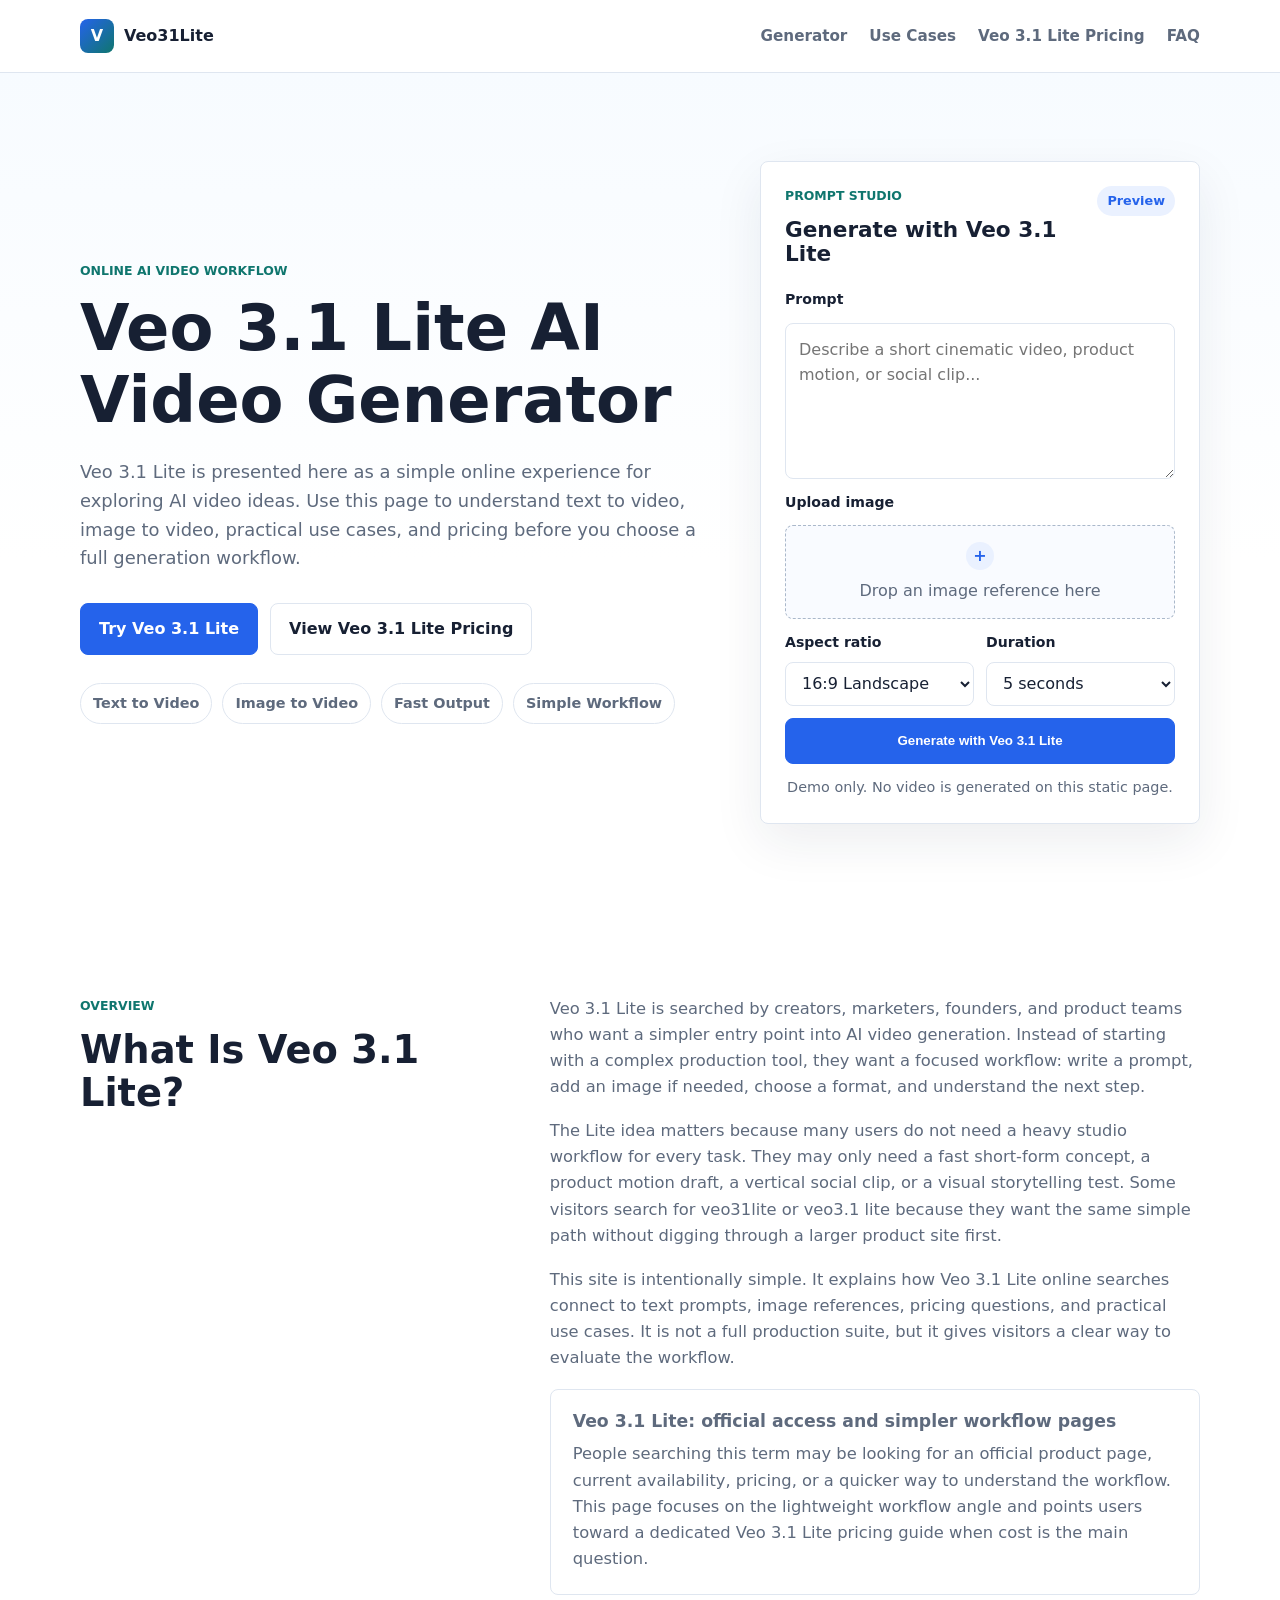
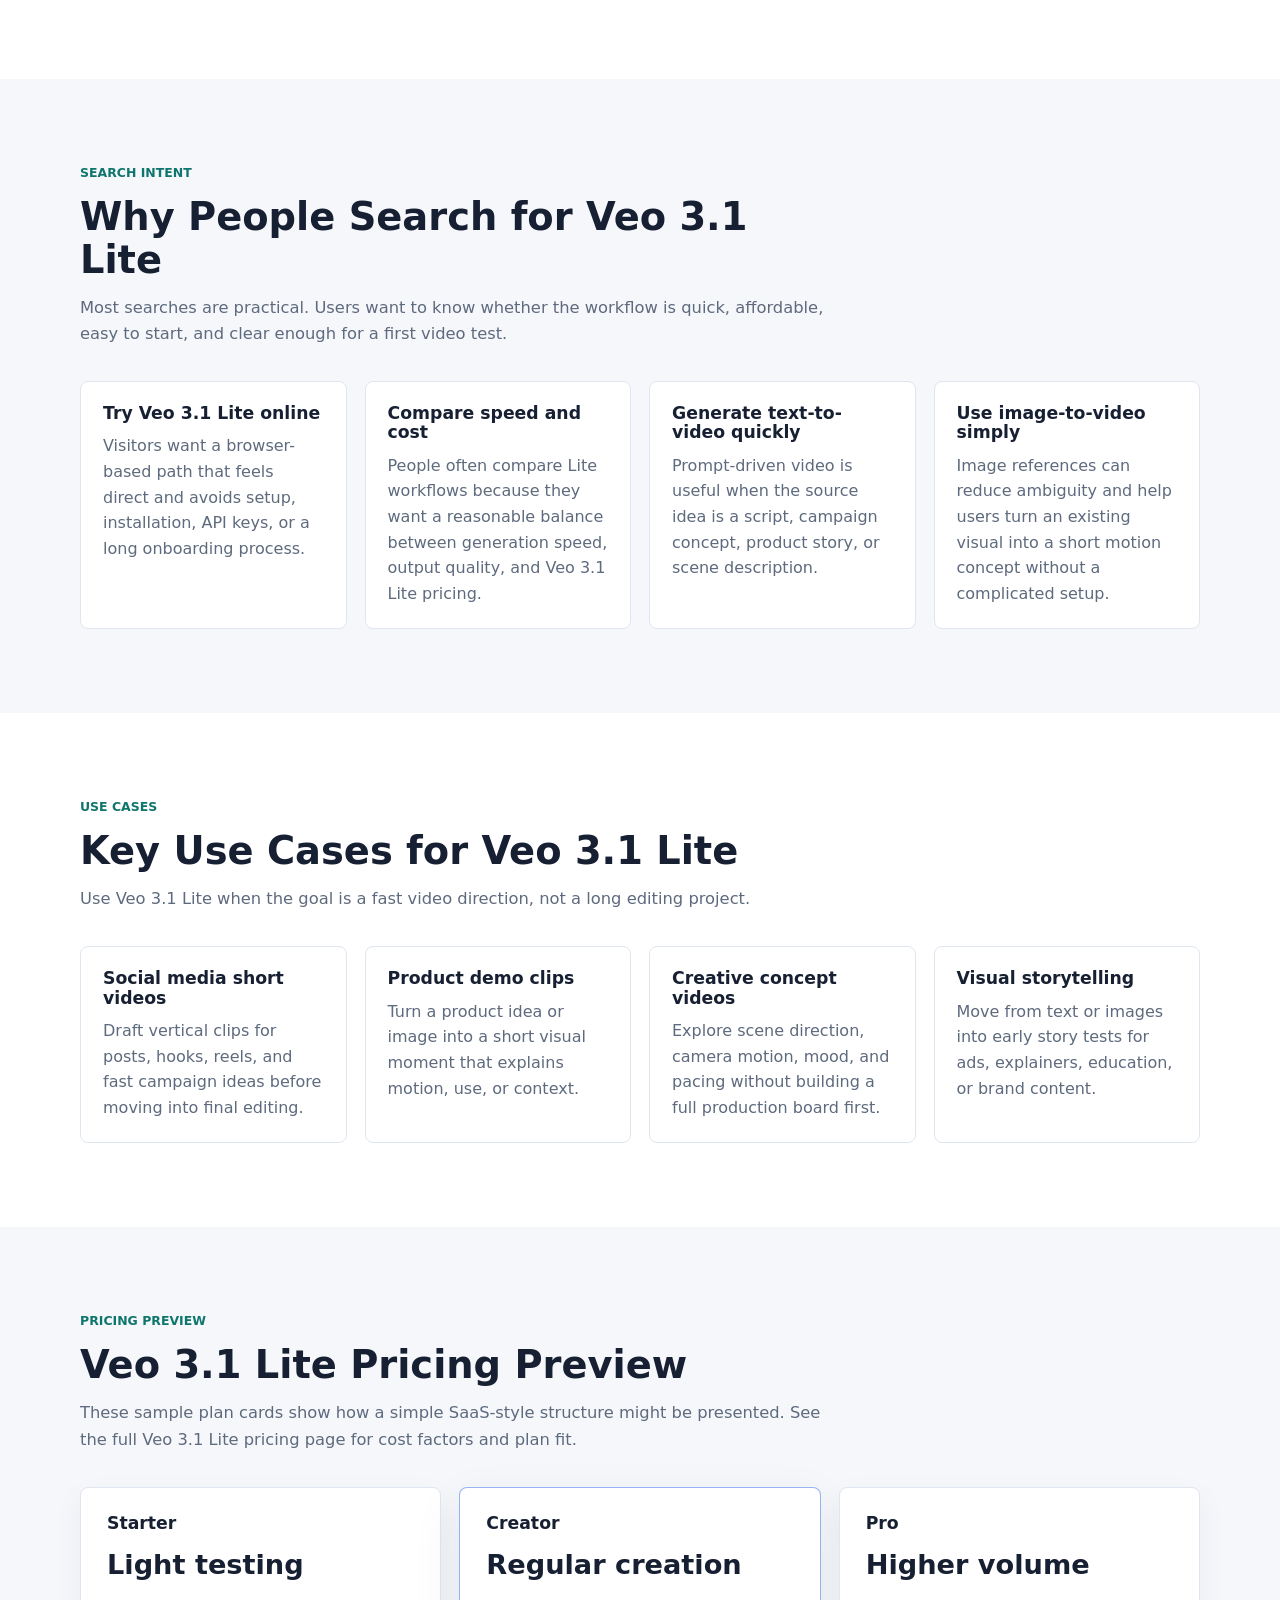
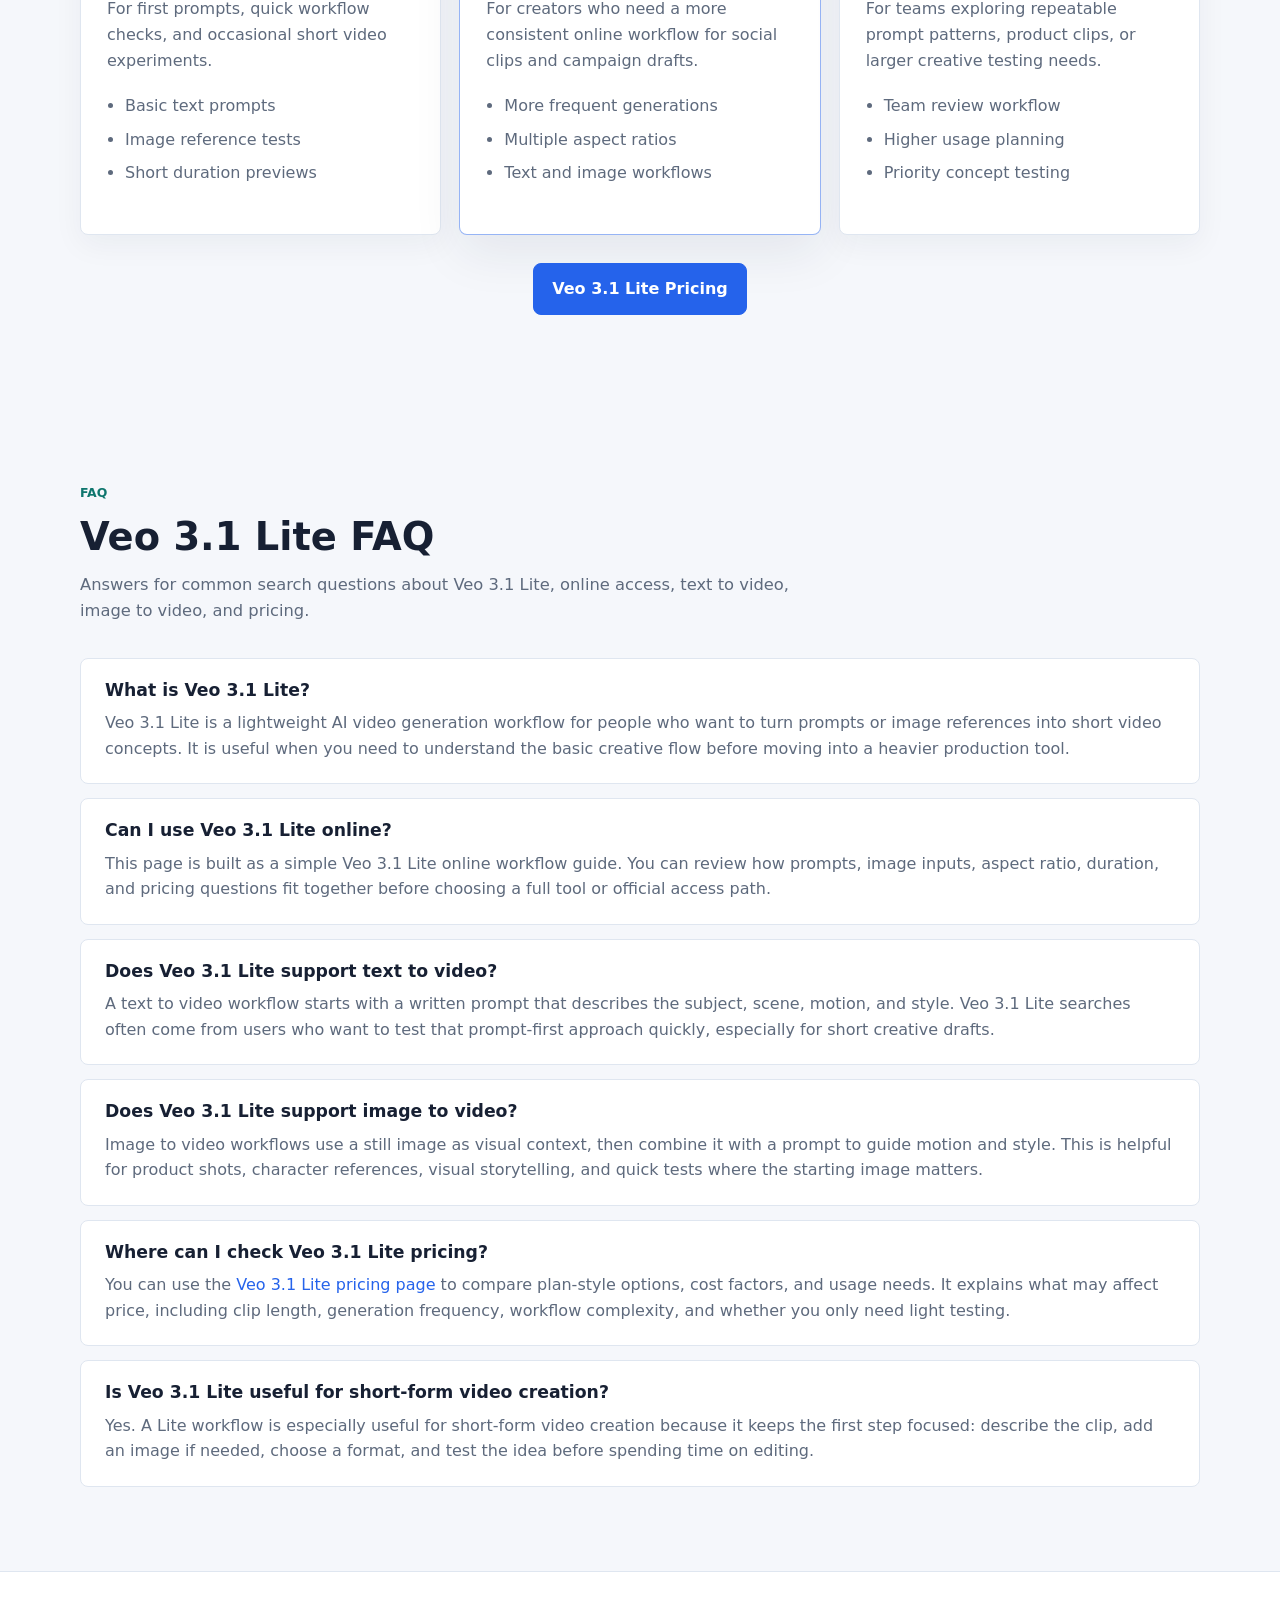
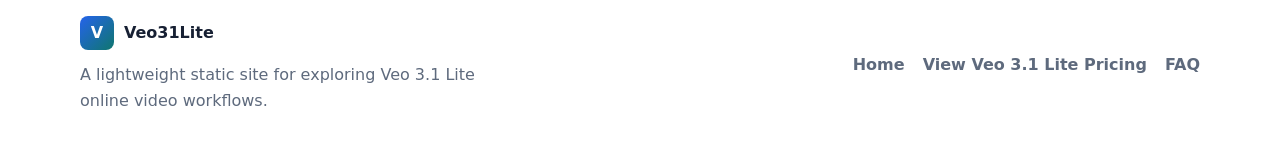
<file: index.html>
<!doctype html>
<html lang="en">
<head>
  <meta charset="utf-8">
  <meta name="viewport" content="width=device-width, initial-scale=1">
  <title>Veo 3.1 Lite Online - AI Video Generator & Pricing</title>
  <meta name="description" content="Try Veo 3.1 Lite online for text to video and image to video workflows. Explore pricing, use cases, and a simple AI video generator demo page.">
  <link rel="canonical" href="https://veo31lite.github.io/">
  <link rel="icon" href="/favicon.svg" type="image/svg+xml">
  <meta name="robots" content="index, follow">
  <meta property="og:type" content="website">
  <meta property="og:url" content="https://veo31lite.github.io/">
  <meta property="og:title" content="Veo 3.1 Lite Online - AI Video Generator & Pricing">
  <meta property="og:description" content="Try Veo 3.1 Lite online for text to video, image to video, pricing guidance, and a simple AI video generator demo page.">
  <meta property="og:site_name" content="Veo31Lite">
  <meta name="twitter:card" content="summary_large_image">
  <meta name="twitter:title" content="Veo 3.1 Lite Online - AI Video Generator & Pricing">
  <meta name="twitter:description" content="Try Veo 3.1 Lite online for text to video, image to video, pricing guidance, and a simple AI video generator demo page.">
  <link rel="stylesheet" href="/styles.css">
  <!-- Privacy-friendly analytics by Plausible -->
  <script async src="https://plausible.io/js/pa-ZgRTd8iCu4LFM4sdMP0zL.js"></script>
  <script>
    window.plausible=window.plausible||function(){(plausible.q=plausible.q||[]).push(arguments)},plausible.init=plausible.init||function(i){plausible.o=i||{}};
    plausible.init()
  </script>
  <script type="application/ld+json">
  {
    "@context": "https://schema.org",
    "@type": "WebSite",
    "name": "Veo31Lite",
    "url": "https://veo31lite.github.io/",
    "description": "A lightweight online landing page for exploring Veo 3.1 Lite AI video generation workflows.",
    "potentialAction": {
      "@type": "SearchAction",
      "target": "https://veo31lite.github.io/?q={search_term_string}",
      "query-input": "required name=search_term_string"
    }
  }
  </script>
  <script type="application/ld+json">
  {
    "@context": "https://schema.org",
    "@type": "FAQPage",
    "mainEntity": [
      {
        "@type": "Question",
        "name": "What is Veo 3.1 Lite?",
        "acceptedAnswer": {
          "@type": "Answer",
          "text": "Veo 3.1 Lite is a lightweight AI video generation workflow for people who want to turn prompts or image references into short video concepts. It is useful when you need to understand the basic creative flow before moving into a heavier production tool."
        }
      },
      {
        "@type": "Question",
        "name": "Can I use Veo 3.1 Lite online?",
        "acceptedAnswer": {
          "@type": "Answer",
          "text": "This page is built as a simple Veo 3.1 Lite online workflow guide. You can review how prompts, image inputs, aspect ratio, duration, and pricing questions fit together before choosing a full tool or official access path."
        }
      },
      {
        "@type": "Question",
        "name": "Does Veo 3.1 Lite support text to video?",
        "acceptedAnswer": {
          "@type": "Answer",
          "text": "A text to video workflow starts with a written prompt that describes the subject, scene, motion, and style. Veo 3.1 Lite searches often come from users who want to test that prompt-first approach quickly, especially for short creative drafts."
        }
      },
      {
        "@type": "Question",
        "name": "Does Veo 3.1 Lite support image to video?",
        "acceptedAnswer": {
          "@type": "Answer",
          "text": "Image to video workflows use a still image as visual context, then combine it with a prompt to guide motion and style. This is helpful for product shots, character references, visual storytelling, and quick tests where the starting image matters."
        }
      },
      {
        "@type": "Question",
        "name": "Where can I check Veo 3.1 Lite pricing?",
        "acceptedAnswer": {
          "@type": "Answer",
          "text": "You can use the Veo 3.1 Lite pricing page to compare plan-style options, cost factors, and usage needs. It explains what may affect price, including clip length, generation frequency, workflow complexity, and whether you only need light testing."
        }
      },
      {
        "@type": "Question",
        "name": "Is Veo 3.1 Lite useful for short-form video creation?",
        "acceptedAnswer": {
          "@type": "Answer",
          "text": "Yes. A Lite workflow is especially useful for short-form video creation because it keeps the first step focused: describe the clip, add an image if needed, choose a format, and test the idea before spending time on editing."
        }
      }
    ]
  }
  </script>
</head>
<body>
  <header class="site-header">
    <nav class="nav container" aria-label="Main navigation">
      <a class="brand" href="/" aria-label="Veo31Lite home">
        <span class="brand-mark">V</span>
        <span>Veo31Lite</span>
      </a>
      <div class="nav-links">
        <a href="#tool">Generator</a>
        <a href="#use-cases">Use Cases</a>
        <a href="/veo-3-1-lite-pricing/">Veo 3.1 Lite Pricing</a>
        <a href="#faq">FAQ</a>
      </div>
    </nav>
  </header>

  <main>
    <section class="hero section" id="tool">
      <div class="container hero-grid">
        <div class="hero-copy">
          <p class="eyebrow">Online AI video workflow</p>
          <h1>Veo 3.1 Lite AI Video Generator</h1>
          <p class="hero-text">
            Veo 3.1 Lite is presented here as a simple online experience for exploring AI video ideas. Use this page to understand text to video, image to video, practical use cases, and pricing before you choose a full generation workflow.
          </p>
          <div class="hero-actions">
            <a class="button button-primary" href="#tool-panel">Try Veo 3.1 Lite</a>
            <a class="button button-secondary" href="#pricing">View Veo 3.1 Lite Pricing</a>
          </div>
          <ul class="trust-list" aria-label="Key workflow highlights">
            <li>Text to Video</li>
            <li>Image to Video</li>
            <li>Fast Output</li>
            <li>Simple Workflow</li>
          </ul>
        </div>

        <div class="tool-panel" id="tool-panel" aria-label="Veo 3.1 Lite demo generator">
          <div class="tool-header">
            <div>
              <p class="panel-kicker">Prompt studio</p>
              <h2>Generate with Veo 3.1 Lite</h2>
            </div>
            <span class="status-pill">Preview</span>
          </div>
          <form class="generator-form" data-generator-form>
            <label for="prompt">Prompt</label>
            <textarea id="prompt" name="prompt" rows="5" placeholder="Describe a short cinematic video, product motion, or social clip..."></textarea>

            <label for="image-upload">Upload image</label>
            <div class="upload-box" id="image-upload" role="button" tabindex="0" aria-label="Upload image placeholder">
              <span class="upload-icon">+</span>
              <span>Drop an image reference here</span>
            </div>

            <div class="form-row">
              <div>
                <label for="aspect-ratio">Aspect ratio</label>
                <select id="aspect-ratio" name="aspect-ratio">
                  <option>16:9 Landscape</option>
                  <option>9:16 Vertical</option>
                  <option>1:1 Square</option>
                </select>
              </div>
              <div>
                <label for="duration">Duration</label>
                <select id="duration" name="duration">
                  <option>5 seconds</option>
                  <option>8 seconds</option>
                  <option>12 seconds</option>
                </select>
              </div>
            </div>

            <button class="button button-primary button-full" type="submit">Generate with Veo 3.1 Lite</button>
            <p class="form-note" data-generator-message>Demo only. No video is generated on this static page.</p>
          </form>
        </div>
      </div>
    </section>

    <section class="section" aria-labelledby="what-is-title">
      <div class="container split">
        <div>
          <p class="eyebrow">Overview</p>
          <h2 id="what-is-title">What Is Veo 3.1 Lite?</h2>
        </div>
        <div class="prose">
          <p>
            Veo 3.1 Lite is searched by creators, marketers, founders, and product teams who want a simpler entry point into AI video generation. Instead of starting with a complex production tool, they want a focused workflow: write a prompt, add an image if needed, choose a format, and understand the next step.
          </p>
          <p>
            The Lite idea matters because many users do not need a heavy studio workflow for every task. They may only need a fast short-form concept, a product motion draft, a vertical social clip, or a visual storytelling test. Some visitors search for veo31lite or veo3.1 lite because they want the same simple path without digging through a larger product site first.
          </p>
          <p>
            This site is intentionally simple. It explains how Veo 3.1 Lite online searches connect to text prompts, image references, pricing questions, and practical use cases. It is not a full production suite, but it gives visitors a clear way to evaluate the workflow.
          </p>
          <section class="card" aria-labelledby="official-access-title">
            <h3 id="official-access-title">Veo 3.1 Lite: official access and simpler workflow pages</h3>
            <p>
              People searching this term may be looking for an official product page, current availability, pricing, or a quicker way to understand the workflow. This page focuses on the lightweight workflow angle and points users toward a dedicated Veo 3.1 Lite pricing guide when cost is the main question.
            </p>
          </section>
        </div>
      </div>
    </section>

    <section class="section section-muted" aria-labelledby="search-intent-title">
      <div class="container">
        <div class="section-heading">
          <p class="eyebrow">Search intent</p>
          <h2 id="search-intent-title">Why People Search for Veo 3.1 Lite</h2>
          <p>Most searches are practical. Users want to know whether the workflow is quick, affordable, easy to start, and clear enough for a first video test.</p>
        </div>
        <div class="card-grid four">
          <article class="card">
            <h3>Try Veo 3.1 Lite online</h3>
            <p>Visitors want a browser-based path that feels direct and avoids setup, installation, API keys, or a long onboarding process.</p>
          </article>
          <article class="card">
            <h3>Compare speed and cost</h3>
            <p>People often compare Lite workflows because they want a reasonable balance between generation speed, output quality, and Veo 3.1 Lite pricing.</p>
          </article>
          <article class="card">
            <h3>Generate text-to-video quickly</h3>
            <p>Prompt-driven video is useful when the source idea is a script, campaign concept, product story, or scene description.</p>
          </article>
          <article class="card">
            <h3>Use image-to-video simply</h3>
            <p>Image references can reduce ambiguity and help users turn an existing visual into a short motion concept without a complicated setup.</p>
          </article>
        </div>
      </div>
    </section>

    <section class="section" id="use-cases" aria-labelledby="use-cases-title">
      <div class="container">
        <div class="section-heading">
          <p class="eyebrow">Use cases</p>
          <h2 id="use-cases-title">Key Use Cases for Veo 3.1 Lite</h2>
          <p>Use Veo 3.1 Lite when the goal is a fast video direction, not a long editing project.</p>
        </div>
        <div class="card-grid four">
          <article class="card">
            <h3>Social media short videos</h3>
            <p>Draft vertical clips for posts, hooks, reels, and fast campaign ideas before moving into final editing.</p>
          </article>
          <article class="card">
            <h3>Product demo clips</h3>
            <p>Turn a product idea or image into a short visual moment that explains motion, use, or context.</p>
          </article>
          <article class="card">
            <h3>Creative concept videos</h3>
            <p>Explore scene direction, camera motion, mood, and pacing without building a full production board first.</p>
          </article>
          <article class="card">
            <h3>Visual storytelling</h3>
            <p>Move from text or images into early story tests for ads, explainers, education, or brand content.</p>
          </article>
        </div>
      </div>
    </section>

    <section class="section section-muted" id="pricing" aria-labelledby="pricing-title">
      <div class="container">
        <div class="section-heading">
          <p class="eyebrow">Pricing preview</p>
          <h2 id="pricing-title">Veo 3.1 Lite Pricing Preview</h2>
          <p>These sample plan cards show how a simple SaaS-style structure might be presented. See the full Veo 3.1 Lite pricing page for cost factors and plan fit.</p>
        </div>
        <div class="pricing-grid">
          <article class="price-card">
            <h3>Starter</h3>
            <p class="price">Light testing</p>
            <p>For first prompts, quick workflow checks, and occasional short video experiments.</p>
            <ul>
              <li>Basic text prompts</li>
              <li>Image reference tests</li>
              <li>Short duration previews</li>
            </ul>
          </article>
          <article class="price-card featured">
            <h3>Creator</h3>
            <p class="price">Regular creation</p>
            <p>For creators who need a more consistent online workflow for social clips and campaign drafts.</p>
            <ul>
              <li>More frequent generations</li>
              <li>Multiple aspect ratios</li>
              <li>Text and image workflows</li>
            </ul>
          </article>
          <article class="price-card">
            <h3>Pro</h3>
            <p class="price">Higher volume</p>
            <p>For teams exploring repeatable prompt patterns, product clips, or larger creative testing needs.</p>
            <ul>
              <li>Team review workflow</li>
              <li>Higher usage planning</li>
              <li>Priority concept testing</li>
            </ul>
          </article>
        </div>
        <div class="center-action">
          <a class="button button-primary" href="/veo-3-1-lite-pricing/">Veo 3.1 Lite Pricing</a>
        </div>
      </div>
    </section>

    <section class="section section-muted" id="faq" aria-labelledby="faq-title">
      <div class="container">
        <div class="section-heading">
          <p class="eyebrow">FAQ</p>
          <h2 id="faq-title">Veo 3.1 Lite FAQ</h2>
          <p>Answers for common search questions about Veo 3.1 Lite, online access, text to video, image to video, and pricing.</p>
        </div>
        <div class="faq-list">
          <article class="faq-item">
            <h3>What is Veo 3.1 Lite?</h3>
            <p>Veo 3.1 Lite is a lightweight AI video generation workflow for people who want to turn prompts or image references into short video concepts. It is useful when you need to understand the basic creative flow before moving into a heavier production tool.</p>
          </article>
          <article class="faq-item">
            <h3>Can I use Veo 3.1 Lite online?</h3>
            <p>This page is built as a simple Veo 3.1 Lite online workflow guide. You can review how prompts, image inputs, aspect ratio, duration, and pricing questions fit together before choosing a full tool or official access path.</p>
          </article>
          <article class="faq-item">
            <h3>Does Veo 3.1 Lite support text to video?</h3>
            <p>A text to video workflow starts with a written prompt that describes the subject, scene, motion, and style. Veo 3.1 Lite searches often come from users who want to test that prompt-first approach quickly, especially for short creative drafts.</p>
          </article>
          <article class="faq-item">
            <h3>Does Veo 3.1 Lite support image to video?</h3>
            <p>Image to video workflows use a still image as visual context, then combine it with a prompt to guide motion and style. This is helpful for product shots, character references, visual storytelling, and quick tests where the starting image matters.</p>
          </article>
          <article class="faq-item">
            <h3>Where can I check Veo 3.1 Lite pricing?</h3>
            <p>You can use the <a href="/veo-3-1-lite-pricing/">Veo 3.1 Lite pricing page</a> to compare plan-style options, cost factors, and usage needs. It explains what may affect price, including clip length, generation frequency, workflow complexity, and whether you only need light testing.</p>
          </article>
          <article class="faq-item">
            <h3>Is Veo 3.1 Lite useful for short-form video creation?</h3>
            <p>Yes. A Lite workflow is especially useful for short-form video creation because it keeps the first step focused: describe the clip, add an image if needed, choose a format, and test the idea before spending time on editing.</p>
          </article>
        </div>
      </div>
    </section>

  </main>

  <footer class="site-footer">
    <div class="container footer-grid">
      <div>
        <a class="brand" href="/" aria-label="Veo31Lite home">
          <span class="brand-mark">V</span>
          <span>Veo31Lite</span>
        </a>
        <p>A lightweight static site for exploring Veo 3.1 Lite online video workflows.</p>
      </div>
      <nav aria-label="Footer navigation">
        <a href="/">Home</a>
        <a href="/veo-3-1-lite-pricing/">View Veo 3.1 Lite Pricing</a>
        <a href="#faq">FAQ</a>
      </nav>
    </div>
  </footer>

  <script src="/script.js"></script>
</body>
</html>
</file>
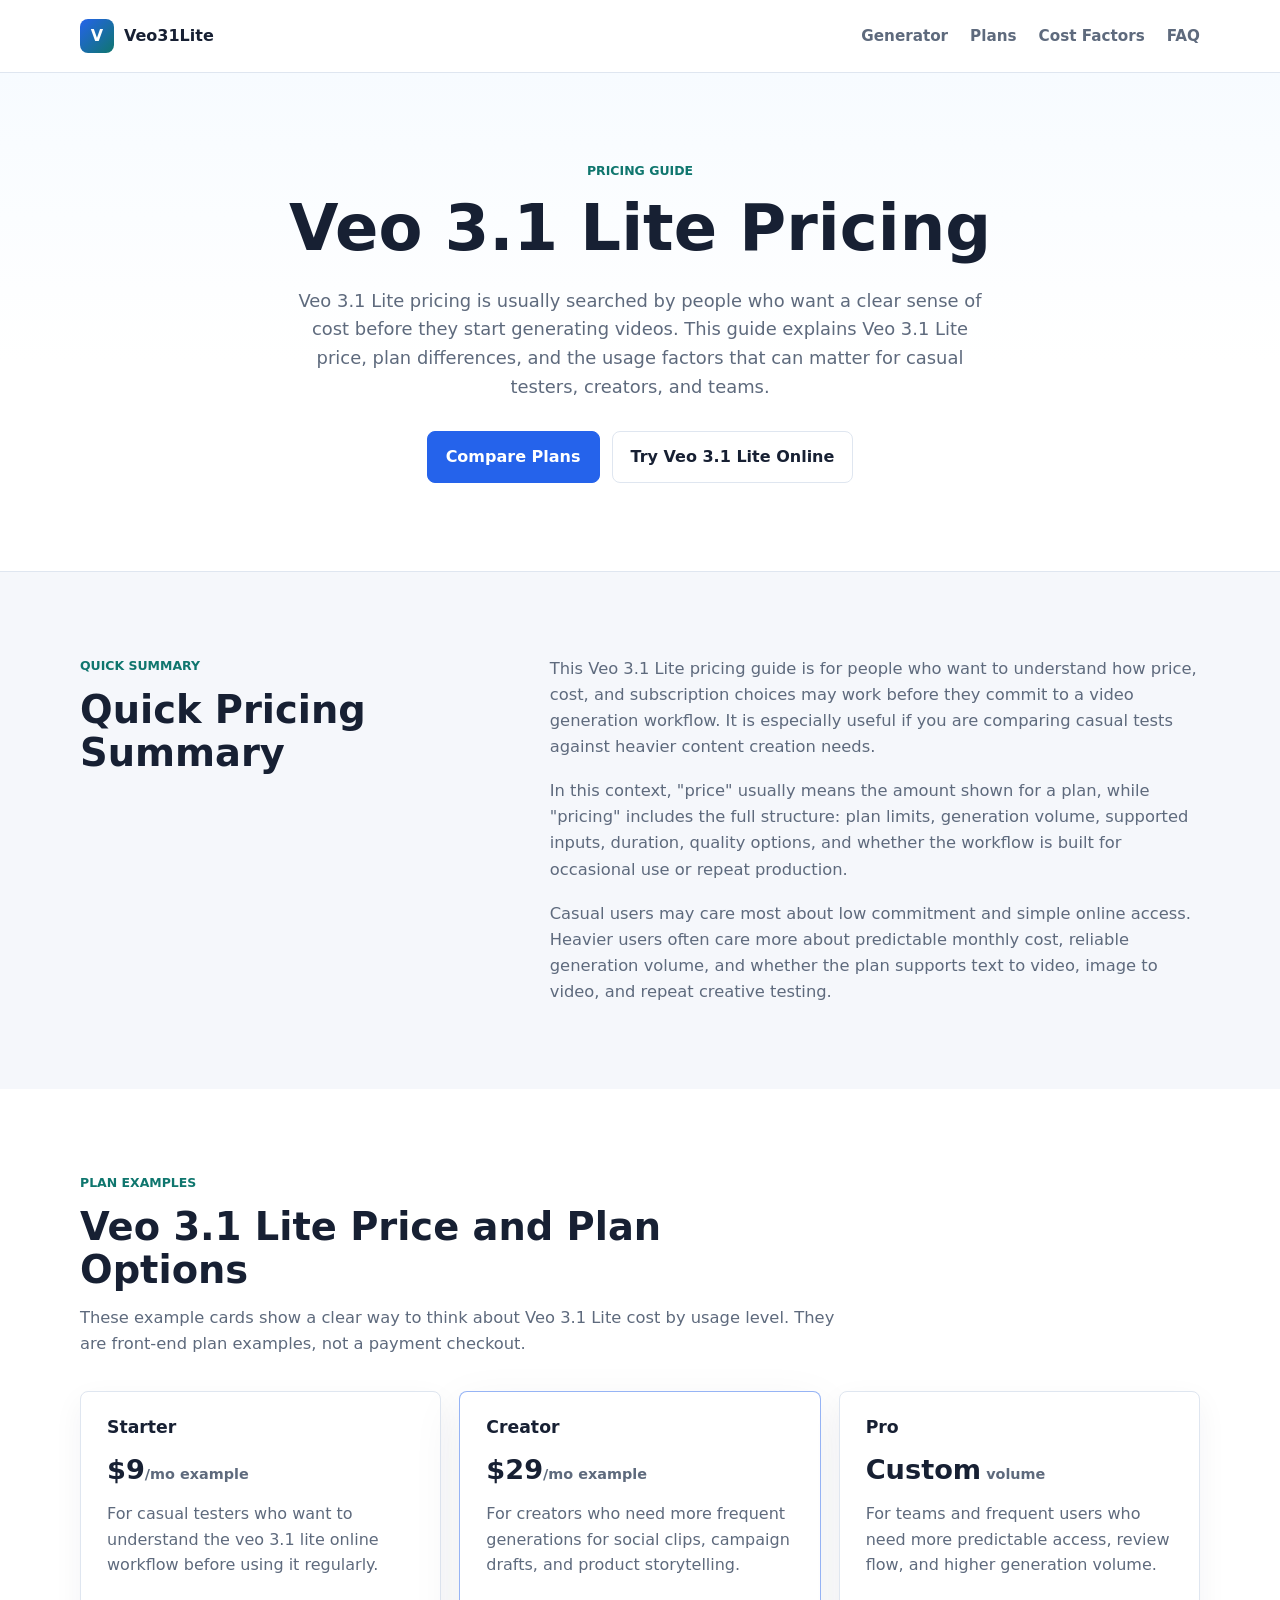
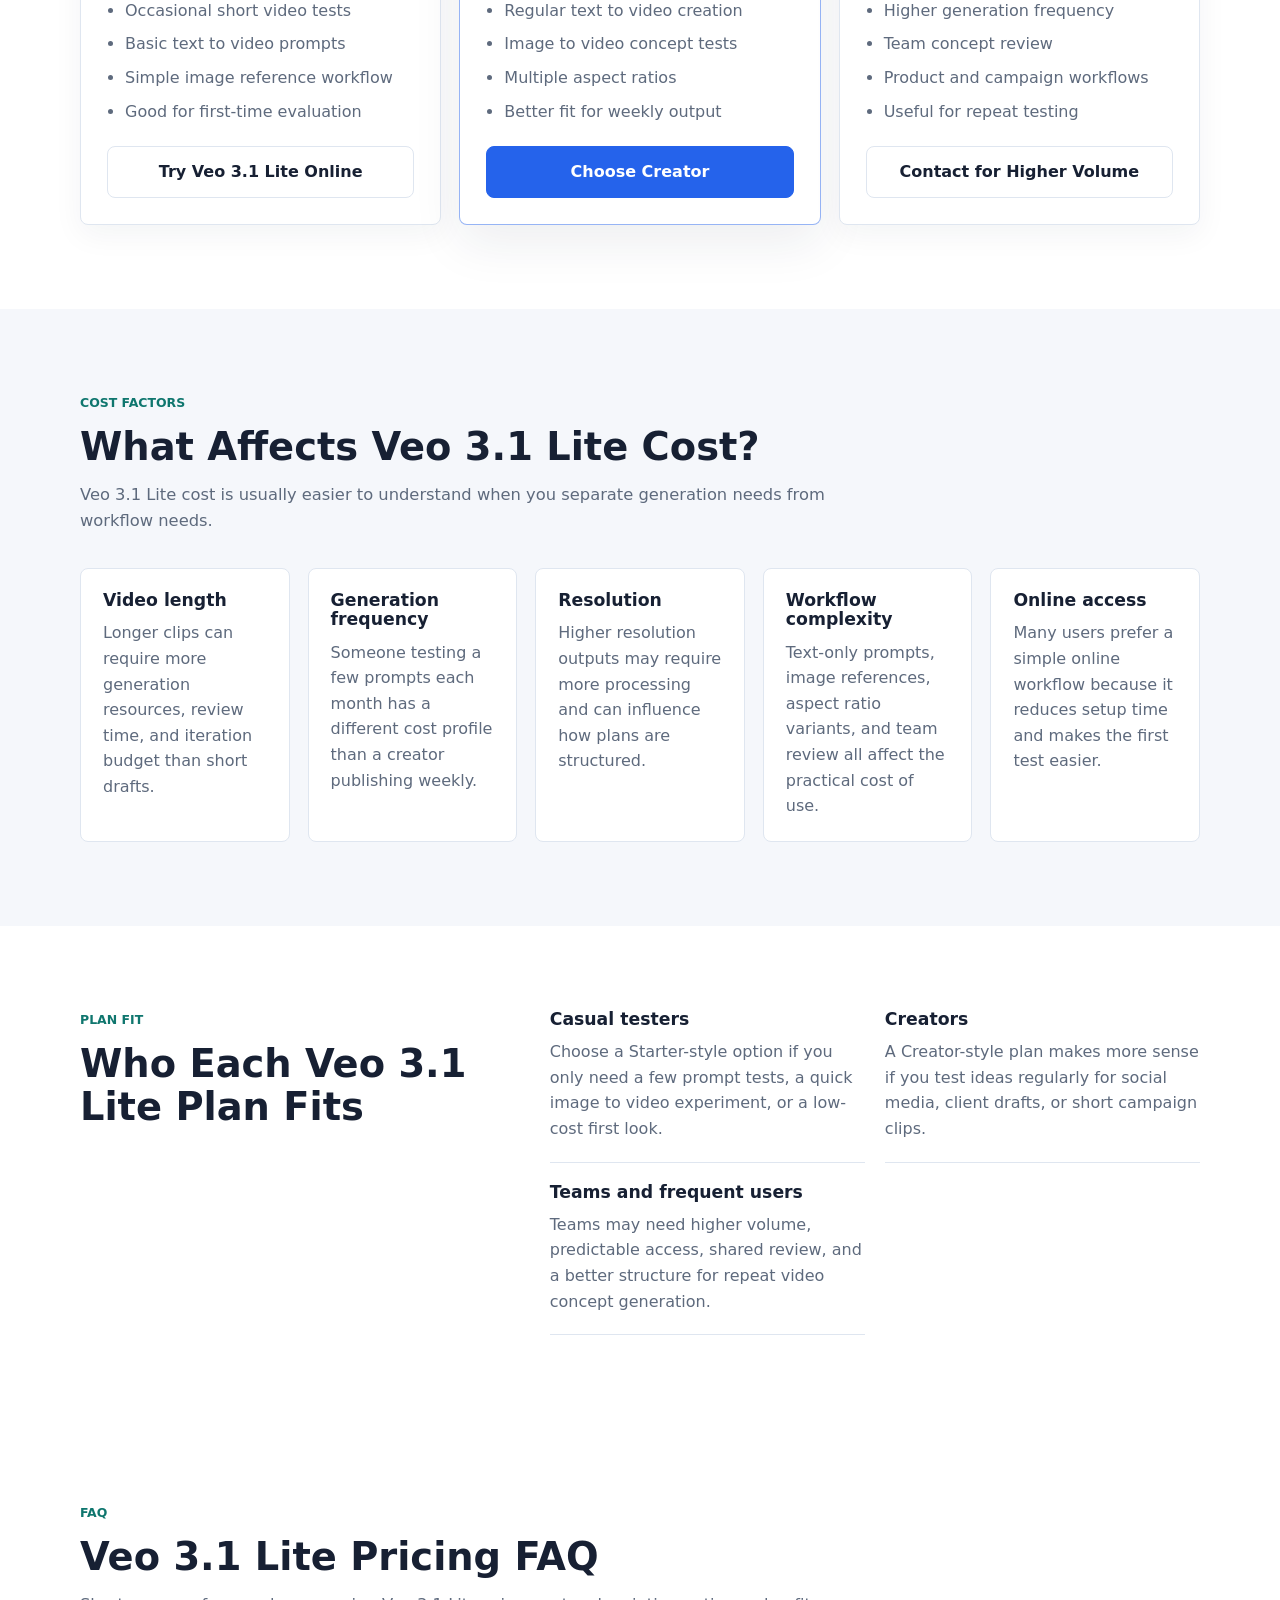
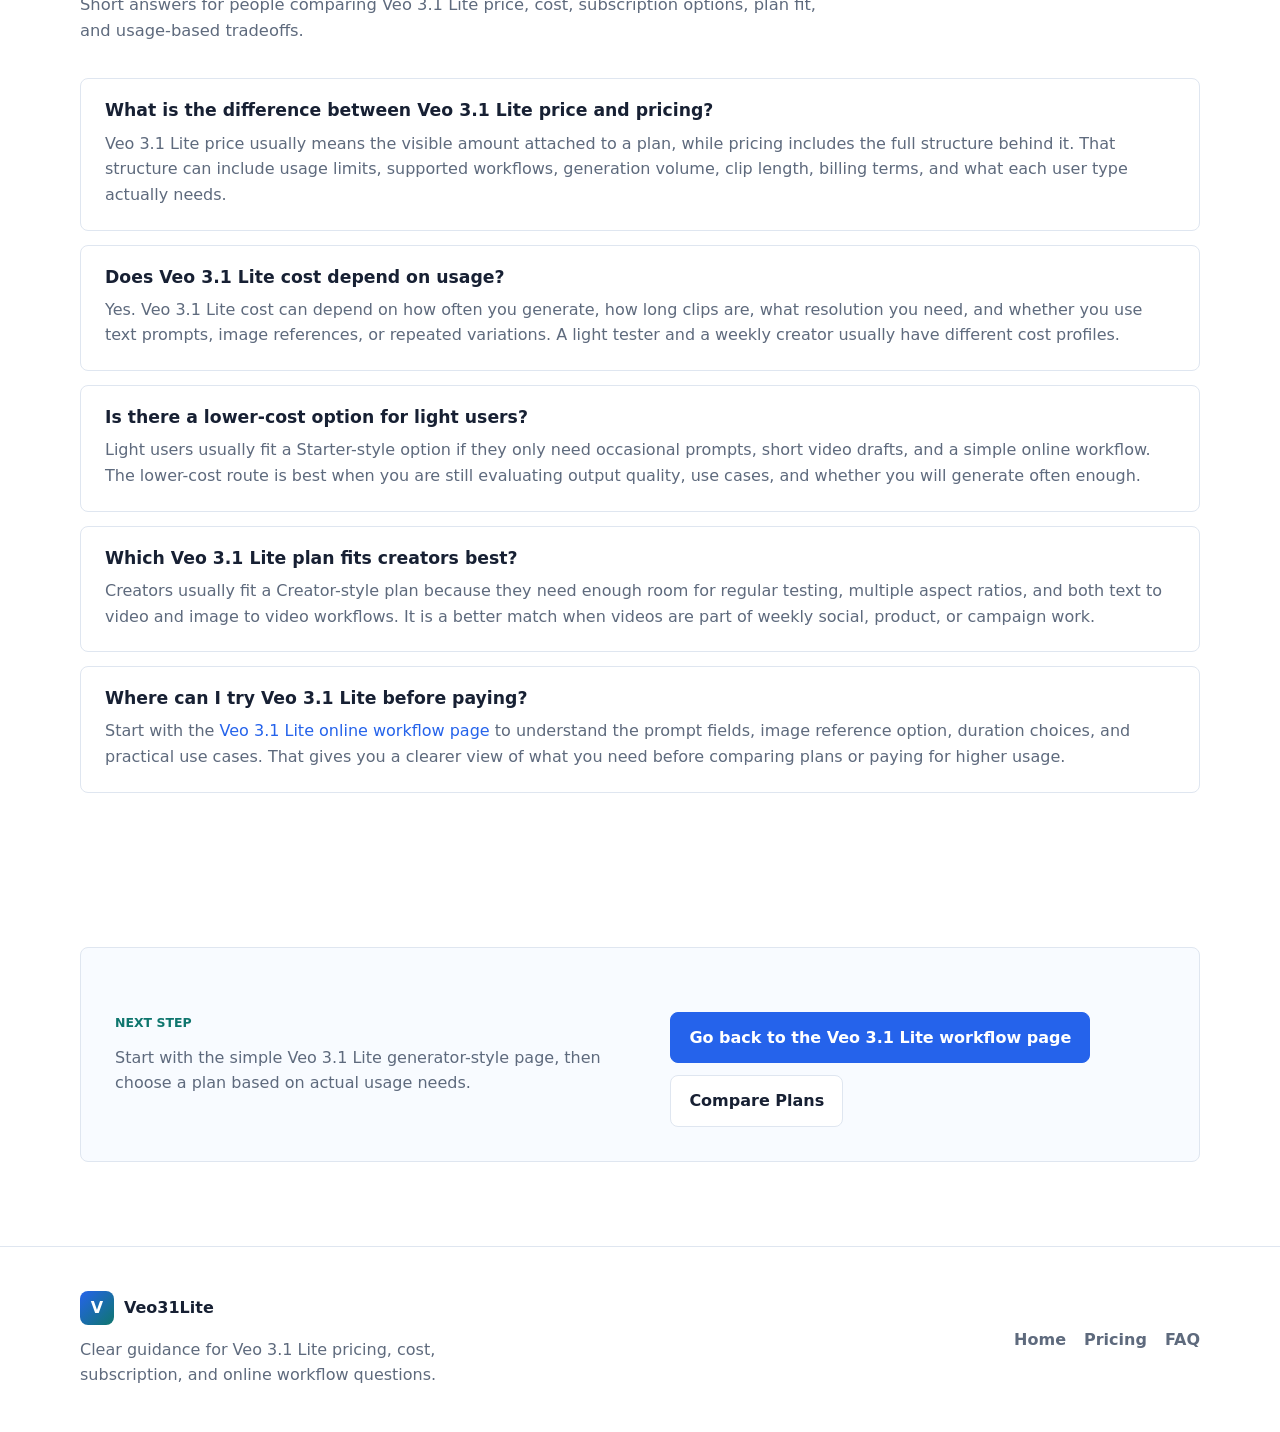
<file: veo-3-1-lite-pricing/index.html>
<!doctype html>
<html lang="en">
<head>
  <meta charset="utf-8">
  <meta name="viewport" content="width=device-width, initial-scale=1">
  <title>Veo 3.1 Lite Pricing - Price, Cost & Plan Guide</title>
  <meta name="description" content="Compare Veo 3.1 Lite pricing, price, cost, and plan options. See what affects usage costs and which workflow may fit different users before choosing.">
  <link rel="canonical" href="https://veo31lite.github.io/veo-3-1-lite-pricing/">
  <link rel="icon" href="/favicon.svg" type="image/svg+xml">
  <meta name="robots" content="index, follow">
  <meta property="og:type" content="article">
  <meta property="og:url" content="https://veo31lite.github.io/veo-3-1-lite-pricing/">
  <meta property="og:title" content="Veo 3.1 Lite Pricing - Price, Cost & Plan Guide">
  <meta property="og:description" content="Compare Veo 3.1 Lite pricing, price, cost, plan options, and usage factors before choosing a video workflow.">
  <meta property="og:site_name" content="Veo31Lite">
  <meta name="twitter:card" content="summary_large_image">
  <meta name="twitter:title" content="Veo 3.1 Lite Pricing - Price, Cost & Plan Guide">
  <meta name="twitter:description" content="Compare Veo 3.1 Lite pricing, price, cost, plan options, and usage factors before choosing a video workflow.">
  <link rel="stylesheet" href="/styles.css">
  <!-- Privacy-friendly analytics by Plausible -->
  <script async src="https://plausible.io/js/pa-ZgRTd8iCu4LFM4sdMP0zL.js"></script>
  <script>
    window.plausible=window.plausible||function(){(plausible.q=plausible.q||[]).push(arguments)},plausible.init=plausible.init||function(i){plausible.o=i||{}};
    plausible.init()
  </script>
  <script type="application/ld+json">
  {
    "@context": "https://schema.org",
    "@type": "FAQPage",
    "mainEntity": [
      {
        "@type": "Question",
        "name": "What is the difference between Veo 3.1 Lite price and pricing?",
        "acceptedAnswer": {
          "@type": "Answer",
          "text": "Veo 3.1 Lite price usually means the visible amount attached to a plan, while pricing includes the full structure behind it. That structure can include usage limits, supported workflows, generation volume, clip length, billing terms, and what each user type actually needs."
        }
      },
      {
        "@type": "Question",
        "name": "Does Veo 3.1 Lite cost depend on usage?",
        "acceptedAnswer": {
          "@type": "Answer",
          "text": "Yes. Veo 3.1 Lite cost can depend on how often you generate, how long clips are, what resolution you need, and whether you use text prompts, image references, or repeated variations. A light tester and a weekly creator usually have different cost profiles."
        }
      },
      {
        "@type": "Question",
        "name": "Is there a lower-cost option for light users?",
        "acceptedAnswer": {
          "@type": "Answer",
          "text": "Light users usually fit a Starter-style option if they only need occasional prompts, short video drafts, and a simple online workflow. The lower-cost route is best when you are still evaluating output quality, use cases, and whether you will generate often enough."
        }
      },
      {
        "@type": "Question",
        "name": "Which Veo 3.1 Lite plan fits creators best?",
        "acceptedAnswer": {
          "@type": "Answer",
          "text": "Creators usually fit a Creator-style plan because they need enough room for regular testing, multiple aspect ratios, and both text to video and image to video workflows. It is a better match when videos are part of weekly social, product, or campaign work."
        }
      },
      {
        "@type": "Question",
        "name": "Where can I try Veo 3.1 Lite before paying?",
        "acceptedAnswer": {
          "@type": "Answer",
          "text": "Start with the Veo 3.1 Lite online workflow page to understand the prompt fields, image reference option, duration choices, and practical use cases. That gives you a clearer view of what you need before comparing plans or paying for higher usage."
        }
      }
    ]
  }
  </script>
  <script type="application/ld+json">
  {
    "@context": "https://schema.org",
    "@type": "BreadcrumbList",
    "itemListElement": [
      {
        "@type": "ListItem",
        "position": 1,
        "name": "Home",
        "item": "https://veo31lite.github.io/"
      },
      {
        "@type": "ListItem",
        "position": 2,
        "name": "Veo 3.1 Lite Pricing",
        "item": "https://veo31lite.github.io/veo-3-1-lite-pricing/"
      }
    ]
  }
  </script>
</head>
<body>
  <header class="site-header">
    <nav class="nav container" aria-label="Main navigation">
      <a class="brand" href="/" aria-label="Veo31Lite home">
        <span class="brand-mark">V</span>
        <span>Veo31Lite</span>
      </a>
      <div class="nav-links">
        <a href="/">Generator</a>
        <a href="#pricing-cards">Plans</a>
        <a href="#cost-factors">Cost Factors</a>
        <a href="#pricing-faq">FAQ</a>
      </div>
    </nav>
  </header>

  <main>
    <section class="hero pricing-hero">
      <div class="container narrow">
        <p class="eyebrow">Pricing guide</p>
        <h1>Veo 3.1 Lite Pricing</h1>
        <p class="hero-text">
          Veo 3.1 Lite pricing is usually searched by people who want a clear sense of cost before they start generating videos. This guide explains Veo 3.1 Lite price, plan differences, and the usage factors that can matter for casual testers, creators, and teams.
        </p>
        <div class="hero-actions">
          <a class="button button-primary" href="#pricing-cards">Compare Plans</a>
          <a class="button button-secondary" href="/">Try Veo 3.1 Lite Online</a>
        </div>
      </div>
    </section>

    <section class="section section-muted" aria-labelledby="summary-title">
      <div class="container split">
        <div>
          <p class="eyebrow">Quick summary</p>
          <h2 id="summary-title">Quick Pricing Summary</h2>
        </div>
        <div class="prose">
          <p>
            This Veo 3.1 Lite pricing guide is for people who want to understand how price, cost, and subscription choices may work before they commit to a video generation workflow. It is especially useful if you are comparing casual tests against heavier content creation needs.
          </p>
          <p>
            In this context, "price" usually means the amount shown for a plan, while "pricing" includes the full structure: plan limits, generation volume, supported inputs, duration, quality options, and whether the workflow is built for occasional use or repeat production.
          </p>
          <p>
            Casual users may care most about low commitment and simple online access. Heavier users often care more about predictable monthly cost, reliable generation volume, and whether the plan supports text to video, image to video, and repeat creative testing.
          </p>
        </div>
      </div>
    </section>

    <section class="section" id="pricing-cards" aria-labelledby="plans-title">
      <div class="container">
        <div class="section-heading">
          <p class="eyebrow">Plan examples</p>
          <h2 id="plans-title">Veo 3.1 Lite Price and Plan Options</h2>
          <p>These example cards show a clear way to think about Veo 3.1 Lite cost by usage level. They are front-end plan examples, not a payment checkout.</p>
        </div>
        <div class="pricing-grid">
          <article class="price-card">
            <h3>Starter</h3>
            <p class="price">$9<span>/mo example</span></p>
            <p>For casual testers who want to understand the veo 3.1 lite online workflow before using it regularly.</p>
            <ul>
              <li>Occasional short video tests</li>
              <li>Basic text to video prompts</li>
              <li>Simple image reference workflow</li>
              <li>Good for first-time evaluation</li>
            </ul>
            <a class="button button-secondary button-full" href="/">Try Veo 3.1 Lite Online</a>
          </article>
          <article class="price-card featured">
            <h3>Creator</h3>
            <p class="price">$29<span>/mo example</span></p>
            <p>For creators who need more frequent generations for social clips, campaign drafts, and product storytelling.</p>
            <ul>
              <li>Regular text to video creation</li>
              <li>Image to video concept tests</li>
              <li>Multiple aspect ratios</li>
              <li>Better fit for weekly output</li>
            </ul>
            <a class="button button-primary button-full" href="/">Choose Creator</a>
          </article>
          <article class="price-card">
            <h3>Pro</h3>
            <p class="price">Custom<span> volume</span></p>
            <p>For teams and frequent users who need more predictable access, review flow, and higher generation volume.</p>
            <ul>
              <li>Higher generation frequency</li>
              <li>Team concept review</li>
              <li>Product and campaign workflows</li>
              <li>Useful for repeat testing</li>
            </ul>
            <a class="button button-secondary button-full" href="#pricing-faq">Contact for Higher Volume</a>
          </article>
        </div>
      </div>
    </section>

    <section class="section section-muted" id="cost-factors" aria-labelledby="cost-title">
      <div class="container">
        <div class="section-heading">
          <p class="eyebrow">Cost factors</p>
          <h2 id="cost-title">What Affects Veo 3.1 Lite Cost?</h2>
          <p>Veo 3.1 Lite cost is usually easier to understand when you separate generation needs from workflow needs.</p>
        </div>
        <div class="card-grid five">
          <article class="card">
            <h3>Video length</h3>
            <p>Longer clips can require more generation resources, review time, and iteration budget than short drafts.</p>
          </article>
          <article class="card">
            <h3>Generation frequency</h3>
            <p>Someone testing a few prompts each month has a different cost profile than a creator publishing weekly.</p>
          </article>
          <article class="card">
            <h3>Resolution</h3>
            <p>Higher resolution outputs may require more processing and can influence how plans are structured.</p>
          </article>
          <article class="card">
            <h3>Workflow complexity</h3>
            <p>Text-only prompts, image references, aspect ratio variants, and team review all affect the practical cost of use.</p>
          </article>
          <article class="card">
            <h3>Online access</h3>
            <p>Many users prefer a simple online workflow because it reduces setup time and makes the first test easier.</p>
          </article>
        </div>
      </div>
    </section>

    <section class="section" aria-labelledby="plan-fit-title">
      <div class="container split">
        <div>
          <p class="eyebrow">Plan fit</p>
          <h2 id="plan-fit-title">Who Each Veo 3.1 Lite Plan Fits</h2>
        </div>
        <div class="feature-list">
          <article>
            <h3>Casual testers</h3>
            <p>Choose a Starter-style option if you only need a few prompt tests, a quick image to video experiment, or a low-cost first look.</p>
          </article>
          <article>
            <h3>Creators</h3>
            <p>A Creator-style plan makes more sense if you test ideas regularly for social media, client drafts, or short campaign clips.</p>
          </article>
          <article>
            <h3>Teams and frequent users</h3>
            <p>Teams may need higher volume, predictable access, shared review, and a better structure for repeat video concept generation.</p>
          </article>
        </div>
      </div>
    </section>

    <section class="section" id="pricing-faq" aria-labelledby="pricing-faq-title">
      <div class="container">
        <div class="section-heading">
          <p class="eyebrow">FAQ</p>
          <h2 id="pricing-faq-title">Veo 3.1 Lite Pricing FAQ</h2>
          <p>Short answers for people comparing Veo 3.1 Lite price, cost, subscription options, plan fit, and usage-based tradeoffs.</p>
        </div>
        <div class="faq-list">
          <article class="faq-item">
            <h3>What is the difference between Veo 3.1 Lite price and pricing?</h3>
            <p>Veo 3.1 Lite price usually means the visible amount attached to a plan, while pricing includes the full structure behind it. That structure can include usage limits, supported workflows, generation volume, clip length, billing terms, and what each user type actually needs.</p>
          </article>
          <article class="faq-item">
            <h3>Does Veo 3.1 Lite cost depend on usage?</h3>
            <p>Yes. Veo 3.1 Lite cost can depend on how often you generate, how long clips are, what resolution you need, and whether you use text prompts, image references, or repeated variations. A light tester and a weekly creator usually have different cost profiles.</p>
          </article>
          <article class="faq-item">
            <h3>Is there a lower-cost option for light users?</h3>
            <p>Light users usually fit a Starter-style option if they only need occasional prompts, short video drafts, and a simple online workflow. The lower-cost route is best when you are still evaluating output quality, use cases, and whether you will generate often enough.</p>
          </article>
          <article class="faq-item">
            <h3>Which Veo 3.1 Lite plan fits creators best?</h3>
            <p>Creators usually fit a Creator-style plan because they need enough room for regular testing, multiple aspect ratios, and both text to video and image to video workflows. It is a better match when videos are part of weekly social, product, or campaign work.</p>
          </article>
          <article class="faq-item">
            <h3>Where can I try Veo 3.1 Lite before paying?</h3>
            <p>Start with the <a href="/">Veo 3.1 Lite online workflow page</a> to understand the prompt fields, image reference option, duration choices, and practical use cases. That gives you a clearer view of what you need before comparing plans or paying for higher usage.</p>
          </article>
        </div>
      </div>
    </section>

    <section class="section cta-section" aria-label="Veo 3.1 Lite pricing next step">
      <div class="container cta-box">
        <div>
          <p class="eyebrow">Next step</p>
          <p>Start with the simple Veo 3.1 Lite generator-style page, then choose a plan based on actual usage needs.</p>
        </div>
        <div class="cta-actions">
          <a class="button button-primary" href="/">Go back to the Veo 3.1 Lite workflow page</a>
          <a class="button button-secondary" href="#pricing-cards">Compare Plans</a>
        </div>
      </div>
    </section>
  </main>

  <footer class="site-footer">
    <div class="container footer-grid">
      <div>
        <a class="brand" href="/" aria-label="Veo31Lite home">
          <span class="brand-mark">V</span>
          <span>Veo31Lite</span>
        </a>
        <p>Clear guidance for Veo 3.1 Lite pricing, cost, subscription, and online workflow questions.</p>
      </div>
      <nav aria-label="Footer navigation">
        <a href="/">Home</a>
        <a href="/veo-3-1-lite-pricing/">Pricing</a>
        <a href="#pricing-faq">FAQ</a>
      </nav>
    </div>
  </footer>

  <script src="/script.js"></script>
</body>
</html>
</file>
<file: styles.css>
:root {
  --bg: #ffffff;
  --bg-soft: #f5f7fb;
  --text: #172033;
  --muted: #5e6a7d;
  --line: #dfe6f0;
  --primary: #2563eb;
  --primary-dark: #1d4ed8;
  --primary-soft: #eaf1ff;
  --accent: #0f766e;
  --card: #ffffff;
  --shadow: 0 18px 50px rgba(22, 36, 62, 0.08);
  --radius: 8px;
}

* {
  box-sizing: border-box;
}

html {
  scroll-behavior: smooth;
}

body {
  margin: 0;
  font-family: Inter, ui-sans-serif, system-ui, -apple-system, BlinkMacSystemFont, "Segoe UI", sans-serif;
  color: var(--text);
  background: var(--bg);
  line-height: 1.6;
}

a {
  color: var(--primary);
  text-decoration: none;
}

a:hover {
  text-decoration: underline;
}

p {
  margin: 0;
}

ul {
  margin: 0;
  padding: 0;
}

.container {
  width: min(1120px, calc(100% - 40px));
  margin: 0 auto;
}

.narrow {
  width: min(820px, calc(100% - 40px));
}

.site-header {
  position: sticky;
  top: 0;
  z-index: 20;
  background: rgba(255, 255, 255, 0.94);
  border-bottom: 1px solid var(--line);
  backdrop-filter: blur(12px);
}

.nav {
  min-height: 72px;
  display: flex;
  align-items: center;
  justify-content: space-between;
  gap: 24px;
}

.brand {
  display: inline-flex;
  align-items: center;
  gap: 10px;
  color: var(--text);
  font-weight: 750;
}

.brand:hover {
  text-decoration: none;
}

.brand-mark {
  width: 34px;
  height: 34px;
  border-radius: 8px;
  display: inline-flex;
  align-items: center;
  justify-content: center;
  color: #ffffff;
  background: linear-gradient(135deg, #2563eb, #0f766e);
  font-weight: 800;
}

.nav-links {
  display: flex;
  align-items: center;
  gap: 22px;
  font-size: 0.95rem;
}

.nav-links a {
  color: var(--muted);
  font-weight: 650;
}

.nav-links a:hover {
  color: var(--primary);
}

.section {
  padding: 84px 0;
}

.section-muted {
  background: var(--bg-soft);
}

.hero {
  padding: 88px 0;
  background:
    linear-gradient(180deg, #f7fbff 0%, #ffffff 58%),
    var(--bg);
}

.pricing-hero {
  text-align: center;
  border-bottom: 1px solid var(--line);
}

.hero-grid {
  display: grid;
  grid-template-columns: 1fr 440px;
  gap: 56px;
  align-items: center;
}

.eyebrow,
.panel-kicker {
  margin-bottom: 12px;
  color: var(--accent);
  font-size: 0.78rem;
  font-weight: 800;
  letter-spacing: 0;
  text-transform: uppercase;
}

h1,
h2,
h3 {
  margin: 0;
  line-height: 1.12;
  letter-spacing: 0;
}

h1 {
  max-width: 760px;
  font-size: clamp(2.4rem, 5vw, 4.7rem);
}

.pricing-hero h1 {
  margin: 0 auto;
}

h2 {
  font-size: clamp(1.9rem, 3vw, 2.7rem);
}

h3 {
  font-size: 1.08rem;
}

.hero-text {
  max-width: 690px;
  margin-top: 22px;
  color: var(--muted);
  font-size: 1.12rem;
}

.pricing-hero .hero-text {
  margin-left: auto;
  margin-right: auto;
}

.hero-actions,
.cta-actions {
  display: flex;
  flex-wrap: wrap;
  gap: 12px;
  margin-top: 30px;
}

.pricing-hero .hero-actions {
  justify-content: center;
}

.button {
  min-height: 46px;
  display: inline-flex;
  align-items: center;
  justify-content: center;
  gap: 8px;
  padding: 12px 18px;
  border: 1px solid transparent;
  border-radius: 8px;
  font-weight: 750;
  cursor: pointer;
  transition: background 0.18s ease, border-color 0.18s ease, transform 0.18s ease;
}

.button:hover {
  text-decoration: none;
  transform: translateY(-1px);
}

.button-primary {
  color: #ffffff;
  background: var(--primary);
  border-color: var(--primary);
}

.button-primary:hover {
  background: var(--primary-dark);
  border-color: var(--primary-dark);
}

.button-secondary {
  color: var(--text);
  background: #ffffff;
  border-color: var(--line);
}

.button-secondary:hover {
  border-color: #b8c7dc;
}

.button-full {
  width: 100%;
}

.trust-list {
  display: flex;
  flex-wrap: wrap;
  gap: 10px;
  margin-top: 28px;
  list-style: none;
}

.trust-list li {
  padding: 8px 12px;
  border: 1px solid var(--line);
  border-radius: 999px;
  background: #ffffff;
  color: var(--muted);
  font-size: 0.9rem;
  font-weight: 700;
}

.tool-panel {
  border: 1px solid var(--line);
  border-radius: var(--radius);
  background: var(--card);
  box-shadow: var(--shadow);
  padding: 24px;
}

.tool-header {
  display: flex;
  justify-content: space-between;
  gap: 16px;
  margin-bottom: 22px;
}

.tool-header h2 {
  font-size: 1.35rem;
}

.status-pill {
  height: 30px;
  display: inline-flex;
  align-items: center;
  padding: 0 10px;
  border-radius: 999px;
  color: var(--primary);
  background: var(--primary-soft);
  font-size: 0.8rem;
  font-weight: 800;
}

.generator-form {
  display: grid;
  gap: 12px;
}

label {
  color: var(--text);
  font-size: 0.88rem;
  font-weight: 750;
}

textarea,
select {
  width: 100%;
  border: 1px solid var(--line);
  border-radius: 8px;
  background: #ffffff;
  color: var(--text);
  font: inherit;
}

textarea {
  min-height: 120px;
  padding: 13px;
  resize: vertical;
}

select {
  min-height: 44px;
  padding: 0 12px;
}

textarea:focus,
select:focus {
  outline: 3px solid var(--primary-soft);
  border-color: var(--primary);
}

.upload-box {
  min-height: 94px;
  display: flex;
  flex-direction: column;
  align-items: center;
  justify-content: center;
  gap: 8px;
  border: 1px dashed #aab8ca;
  border-radius: 8px;
  background: #f9fbff;
  color: var(--muted);
  text-align: center;
}

.upload-icon {
  width: 28px;
  height: 28px;
  display: inline-flex;
  align-items: center;
  justify-content: center;
  border-radius: 50%;
  background: var(--primary-soft);
  color: var(--primary);
  font-weight: 900;
}

.form-row {
  display: grid;
  grid-template-columns: 1fr 1fr;
  gap: 12px;
}

.form-row div {
  display: grid;
  gap: 8px;
}

.form-note {
  color: var(--muted);
  font-size: 0.9rem;
  text-align: center;
}

.section-heading {
  max-width: 760px;
  margin-bottom: 34px;
}

.section-heading p:not(.eyebrow) {
  margin-top: 14px;
  color: var(--muted);
  font-size: 1.02rem;
}

.split {
  display: grid;
  grid-template-columns: 0.78fr 1.22fr;
  gap: 54px;
}

.prose {
  display: grid;
  gap: 18px;
  color: var(--muted);
  font-size: 1.02rem;
}

.qa-grid,
.card-grid,
.pricing-grid {
  display: grid;
  gap: 18px;
}

.qa-grid {
  grid-template-columns: repeat(5, 1fr);
}

.card-grid.four {
  grid-template-columns: repeat(4, 1fr);
}

.card-grid.five {
  grid-template-columns: repeat(5, 1fr);
}

.pricing-grid {
  grid-template-columns: repeat(3, 1fr);
}

.card,
.price-card,
.faq-item {
  border: 1px solid var(--line);
  border-radius: var(--radius);
  background: var(--card);
}

.card {
  padding: 22px;
}

.card p,
.price-card p,
.faq-item p,
.feature-list p {
  margin-top: 10px;
  color: var(--muted);
}

.price-card {
  padding: 26px;
  box-shadow: 0 10px 30px rgba(22, 36, 62, 0.05);
}

.price-card.featured {
  border-color: rgba(37, 99, 235, 0.48);
  box-shadow: var(--shadow);
}

.price {
  margin-top: 16px;
  color: var(--text) !important;
  font-size: 1.7rem;
  font-weight: 850;
}

.price span {
  color: var(--muted);
  font-size: 0.9rem;
  font-weight: 650;
}

.price-card ul {
  display: grid;
  gap: 8px;
  margin: 20px 0 22px;
  padding-left: 18px;
  color: var(--muted);
}

.center-action {
  margin-top: 28px;
  text-align: center;
}

.feature-list {
  display: grid;
  grid-template-columns: 1fr 1fr;
  gap: 20px;
}

.feature-list article {
  padding-bottom: 20px;
  border-bottom: 1px solid var(--line);
}

.faq-list {
  display: grid;
  gap: 14px;
}

.faq-item {
  padding: 22px 24px;
}

.cta-section {
  padding-top: 70px;
}

.cta-box {
  display: flex;
  align-items: center;
  justify-content: space-between;
  gap: 32px;
  padding: 34px;
  border: 1px solid var(--line);
  border-radius: var(--radius);
  background: #f8fbff;
}

.cta-box p:not(.eyebrow) {
  max-width: 640px;
  margin-top: 12px;
  color: var(--muted);
}

.site-footer {
  padding: 44px 0;
  border-top: 1px solid var(--line);
  background: #ffffff;
}

.footer-grid {
  display: flex;
  justify-content: space-between;
  gap: 24px;
}

.footer-grid p {
  max-width: 430px;
  margin-top: 12px;
  color: var(--muted);
}

.footer-grid nav {
  display: flex;
  flex-wrap: wrap;
  align-items: center;
  gap: 18px;
}

.footer-grid nav a {
  color: var(--muted);
  font-weight: 650;
}

@media (max-width: 980px) {
  .hero-grid,
  .split {
    grid-template-columns: 1fr;
  }

  .qa-grid,
  .card-grid.four,
  .card-grid.five,
  .pricing-grid {
    grid-template-columns: repeat(2, 1fr);
  }

  .hero {
    padding-top: 64px;
  }
}

@media (max-width: 720px) {
  .container,
  .narrow {
    width: min(100% - 28px, 1120px);
  }

  .site-header {
    position: static;
  }

  .nav {
    align-items: flex-start;
    flex-direction: column;
    padding: 16px 0;
  }

  .nav-links {
    width: 100%;
    display: grid;
    grid-template-columns: repeat(2, 1fr);
    gap: 10px 16px;
  }

  .section {
    padding: 58px 0;
  }

  .hero {
    padding: 54px 0;
  }

  .hero-text {
    font-size: 1rem;
  }

  .hero-actions,
  .cta-actions {
    flex-direction: column;
  }

  .button {
    width: 100%;
  }

  .tool-panel,
  .cta-box {
    padding: 20px;
  }

  .form-row,
  .qa-grid,
  .card-grid.four,
  .card-grid.five,
  .pricing-grid,
  .feature-list {
    grid-template-columns: 1fr;
  }

  .cta-box,
  .footer-grid {
    flex-direction: column;
    align-items: flex-start;
  }
}
</file>
